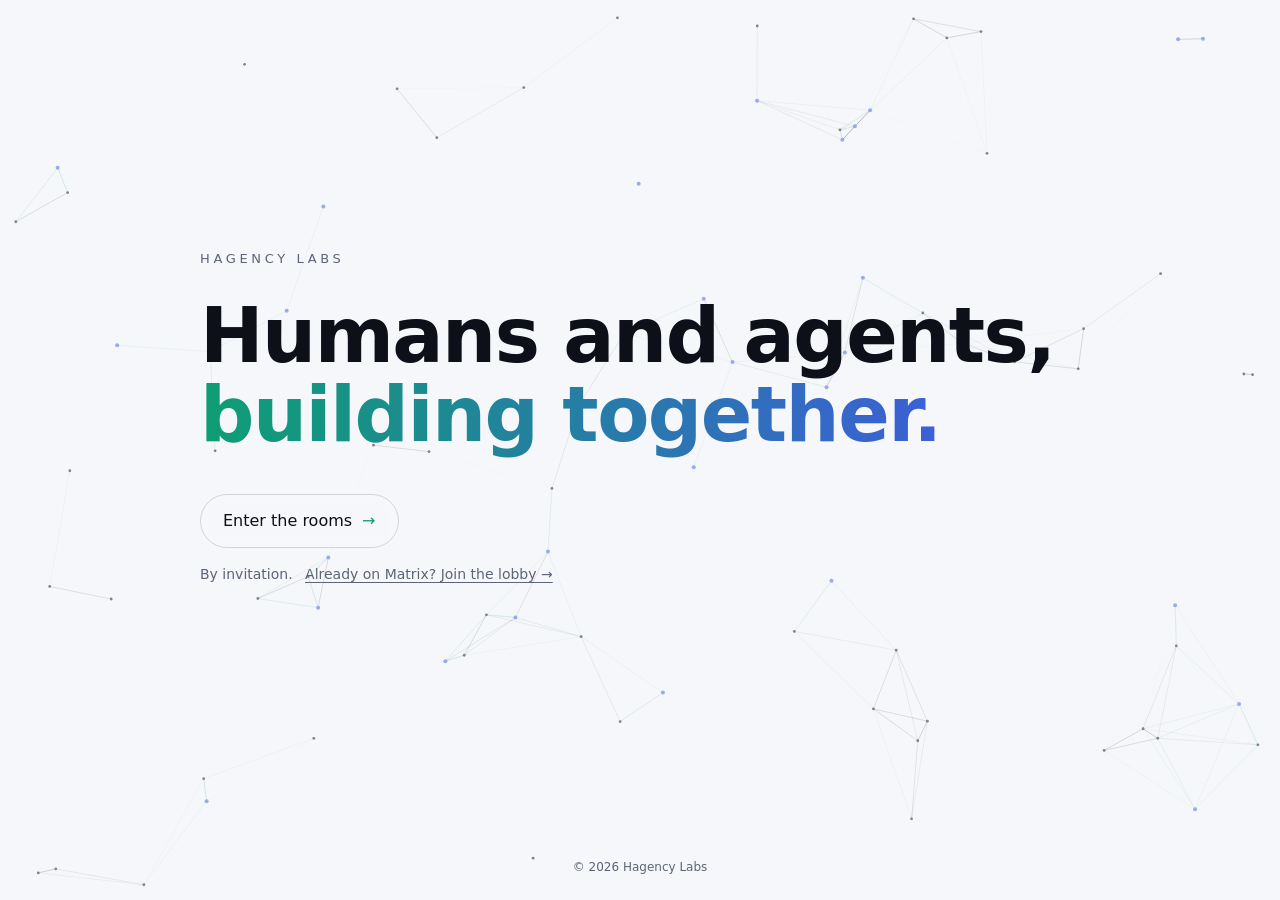
<file: site/index.html>
<!doctype html>
<html lang="en">
<head>
<meta charset="utf-8">
<meta name="viewport" content="width=device-width, initial-scale=1, viewport-fit=cover">
<title>Hagency Labs</title>
<meta name="description" content="Hagency Labs. Humans and agents, building together.">
<meta property="og:title" content="Hagency Labs">
<meta property="og:description" content="Humans and agents, building together.">
<meta name="color-scheme" content="dark light">
<link rel="stylesheet" href="styles.css?v=5">
</head>
<body>
<canvas id="field" aria-hidden="true"></canvas>
<main>
  <p class="mark">Hagency Labs</p>
  <h1>Humans and agents,<br><span>building together.</span></h1>
  <a class="enter" href="https://rooms.hagencylabs.xyz">Enter the rooms <span aria-hidden="true">→</span></a>
  <p class="note">By invitation. <a class="lobby" href="https://matrix.to/#/%23lobby:matrix.hagencylabs.xyz">Already on Matrix? Join the lobby →</a></p>
</main>
<footer>© <span id="year"></span> Hagency Labs</footer>
<script src="app.js?v=4"></script>
</body>
</html>
</file>
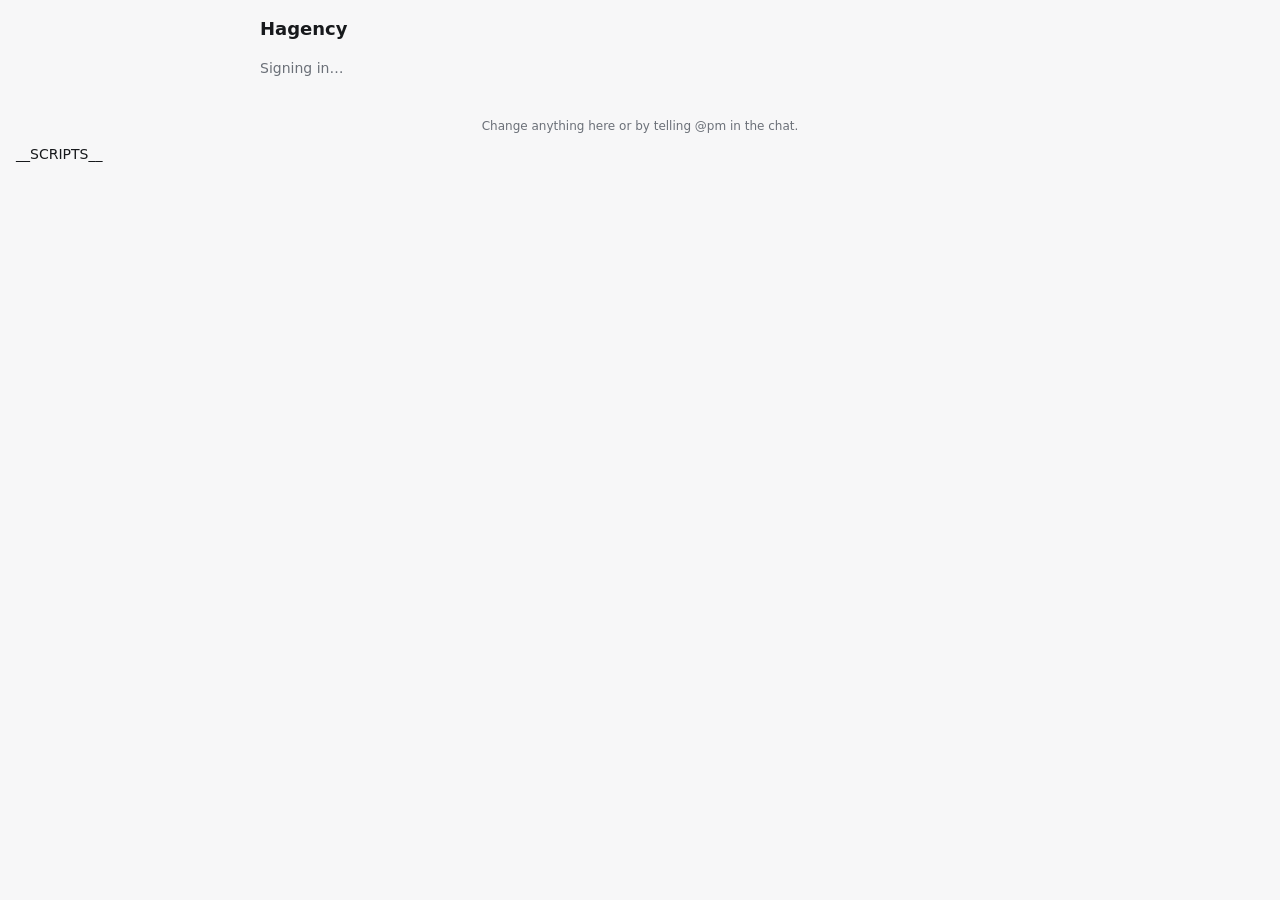
<file: static/panel.html>
<!doctype html><meta charset="utf-8"><meta name="viewport" content="width=device-width,initial-scale=1">
<title>Hagency</title>
<style>
:root{--bg:#f7f7f8;--card:#fff;--ink:#17191c;--muted:#6b7078;--line:#e4e6ea;--accent:#0b6e4f;--accent-soft:#e3f2ec;
--warn:#8a5a00;--warn-soft:#fff4dc;font:14px/1.45 -apple-system,BlinkMacSystemFont,"Segoe UI",Inter,system-ui,sans-serif}
@media (prefers-color-scheme:dark){:root{--bg:#15171a;--card:#1d2024;--ink:#e8eaed;--muted:#9aa0a8;--line:#2c3036;
--accent:#3fb68b;--accent-soft:#17352b;--warn:#f0b54a;--warn-soft:#3a2f17}}
*{box-sizing:border-box}body{margin:0;background:var(--bg);color:var(--ink);padding:16px}
.wrap{max-width:760px;margin:0 auto;display:grid;gap:12px}.stack{display:grid;gap:12px;min-width:0}
header{display:flex;flex-wrap:wrap;align-items:center;gap:8px 12px;justify-content:space-between}
h1{font-size:18px;margin:0;font-weight:650}.sub{display:flex;gap:6px;align-items:center;flex-wrap:wrap;margin-top:4px}
.chip{display:inline-flex;align-items:center;gap:4px;padding:2px 8px;border-radius:999px;background:var(--card);
border:1px solid var(--line);font-size:12px;color:var(--muted)}.chip.code{font-family:ui-monospace,SFMono-Regular,Menlo,monospace}
.chip.role{background:var(--accent-soft);border-color:transparent;color:var(--accent);font-weight:600}
.card{background:var(--card);border:1px solid var(--line);border-radius:12px;padding:14px 16px}
.card h2{font-size:12px;letter-spacing:.06em;text-transform:uppercase;color:var(--muted);margin:0 0 10px;font-weight:650}
.card.attn{border-color:var(--warn);background:var(--warn-soft)}.card.attn h2{color:var(--warn)}
.grid{display:grid;gap:12px;grid-template-columns:repeat(auto-fit,minmax(280px,1fr))}
.set{display:flex;justify-content:space-between;align-items:center;gap:8px 12px;flex-wrap:wrap;padding:8px 0}
.set+.set{border-top:1px solid var(--line)}.hint{color:var(--muted);font-size:12.5px;margin-top:6px}
.seg{display:inline-flex;border:1px solid var(--line);border-radius:8px;overflow:hidden;background:var(--bg)}
.seg button{border:0;border-radius:0;margin:0;background:transparent;padding:5px 12px;color:var(--ink)}
.seg button+button{border-left:1px solid var(--line)}.seg button.on{background:var(--accent);color:#fff}
button{font:inherit;padding:5px 12px;border:1px solid var(--line);border-radius:8px;background:var(--card);color:var(--ink);cursor:pointer}
button:hover:not(:disabled){border-color:var(--accent)}button:disabled{opacity:.5;cursor:default}
button.primary{background:var(--accent);border-color:var(--accent);color:#fff}
.field{display:flex;gap:8px;flex-wrap:wrap}input{font:inherit;padding:5px 10px;border:1px solid var(--line);border-radius:8px;
background:var(--bg);color:var(--ink);flex:1;min-width:12em}input.code{flex:0;min-width:0;font-family:ui-monospace,Menlo,monospace}
#msg:empty{display:none}#msg{padding:8px 12px;border-radius:8px;background:var(--accent-soft);color:var(--accent);white-space:pre-line}
.board{font-size:13.5px}.board p{margin:4px 0}.board ul{margin:4px 0;padding-left:18px}.board a{color:var(--accent)}
.agents{list-style:none;margin:0;padding:0}.agents li{display:flex;justify-content:space-between;gap:8px;flex-wrap:wrap;padding:8px 0}
.agents li+li{border-top:1px solid var(--line)}.agents b{font-weight:600}.muted{color:var(--muted)}
footer{color:var(--muted);font-size:12px;text-align:center;padding:4px 0 8px}
</style>
<div class="wrap"><header><div><h1 id="title">Hagency</h1><div class="sub" id="sub"></div></div><div id="who"></div></header>
<div id="me" class="muted">Signing in…</div><div id="msg"></div><div id="controls" class="stack"></div><div id="p" class="stack"></div>
<footer>Change anything here or by telling @pm in the chat.</footer></div>
__SCRIPTS__
<script>
const q = new URLSearchParams(location.search), room = q.get("room"), wid = q.get("widgetId");
// The Element apps allowed to frame the panel (panel.EMBEDDERS); ELEMENT: the one that does, from its
// capabilities request (Element speaks first), and from then on only that one.
const EMBEDDERS = __EMBEDDERS__;
let ELEMENT = null;
const embedded = window.parent !== window && !!wid;
let session = null;
try { session = sessionStorage.getItem("hagency-session"); } catch (e) { /* storage blocked: signs in on each load */ }
// A login code arrives after "#" (never sent to the server): take it, then wipe it at once.
let linkCode = new URLSearchParams(location.hash.slice(1)).get("login");
if (location.hash) history.replaceState(null, "", location.pathname + location.search);
const $ = id => document.getElementById(id);
const esc = t => String(t).replace(/[&<>"']/g, c => ({"&":"&amp;","<":"&lt;",">":"&gt;",'"':"&quot;","'":"&#39;"}[c]));
// Signing in never hangs silently (screen test: "Signing in…" forever): every way it can fail says so in one line.
const LINK = ' Or say "@pm send me my console link" in the room.';
const NO_ANSWER = "Couldn't sign you in: Element didn't answer. Reload the page to try again." + LINK;
const REFUSED = "Couldn't sign you in: Element didn't share who you are." + LINK;
const OFFLINE = "The Hagency server didn't answer properly just now. Reload the page to try again.";
let watchdog = null;
const say = t => { $("me").textContent = t; };
function failed(t) { clearTimeout(watchdog); say(t); }
function signingIn() { clearTimeout(watchdog); say("Signing in…"); watchdog = setTimeout(() => failed(embedded ? NO_ANSWER : OFFLINE), __SIGNIN_MS__); }
// Every request gives up in time (GPT re-check: a stalled poll froze the panel on its last view).
const deadline = () => typeof AbortSignal !== "undefined" && AbortSignal.timeout ? AbortSignal.timeout(__SIGNIN_MS__) : undefined;
async function post(path, body) {
  try { const r = await fetch(path, {method: "POST", signal: deadline(), headers: {"Content-Type": "application/json",
      "Authorization": "Bearer " + (session || "")}, body: JSON.stringify(body)}); return await r.json(); }
  catch (e) { return {error: OFFLINE}; }    // no network, or a proxy's error page instead of our JSON
}
function signedIn(s) { session = s;       // the watchdog runs on until the first view arrives (GPT review)
  try { sessionStorage.setItem("hagency-session", s); } catch (e) { /* storage blocked: kept for this page only */ }
  refresh(); }
// Inside Element only: the Matrix widget API, talking to Element's exact origin and our parent frame.
let openidRequest = null, gotCredentials = false, capable = false, expired = 0;
// "Your chat with Product Manager" is a link (pmChatLink): inside Element it opens that chat in place through
// the widget API's navigate (MSC2931; pre-approved for our panel only: deploy/element_home.py), else (or
// if Element refuses) a matrix.to link in a new tab.
const NAVIGATE = "org.matrix.msc2931.navigate", NAV_WAIT_MS = 4000;
let canNavigate = false, navRequest = null, navHref = "", pmChat = null, inPmChat = false;   // inPmChat: My Hagency
if (embedded) window.addEventListener("message", ev => {
  const m = ev.data || {};
  if (!EMBEDDERS.includes(ev.origin) || ev.source !== window.parent || m.widgetId !== wid) return;
  if (!ELEMENT && !(m.api === "toWidget" && m.action === "capabilities")) return;   // pinned by Element's first request
  if (ELEMENT && ev.origin !== ELEMENT) return;
  ELEMENT = ev.origin;
  if (m.api === "toWidget") {
    const ack = {api: "toWidget", widgetId: wid, requestId: m.requestId, action: m.action, data: {},
                 response: m.action === "capabilities" ? {capabilities: [NAVIGATE]} : {}};   // never echo credentials
    window.parent.postMessage(ack, ELEMENT);
    if (m.action === "capabilities" && !capable) { capable = true; if (!session) setTimeout(askOpenId, 300); }
    if (m.action === "notify_capabilities") canNavigate = ((m.data || {}).approved || []).includes(NAVIGATE);
    if (m.action === "openid_credentials" && openidRequest && m.data && m.data.original_request_id === openidRequest)
      m.data.state === "allowed" ? gotToken(m.data) : failed(REFUSED);   // after Element's prompt
  } else if (m.api === "fromWidget" && navRequest && m.requestId === navRequest && m.response) {
    navRequest = null;
    if (m.response.error) navFallback();
  } else if (m.api === "fromWidget" && m.requestId === openidRequest && m.response) {
    const r = m.response;
    if (r.state === "allowed") gotToken(r);
    else if (r.state === "request") failed("Allow Hagency in Element's prompt to sign in.");   // a person's answer: no timeout
    else failed(r.state === "blocked" ? REFUSED : NO_ANSWER);   // an error reply ({error}) included
  }
});
function askOpenId() { gotCredentials = false; openidRequest = "openid-" + crypto.randomUUID(); signingIn();
  window.parent.postMessage({api: "fromWidget", widgetId: wid, requestId: openidRequest, action: "get_openid", data: {}}, ELEMENT); }
// The server that issued the token checks it (ours, or theirs over federation: fed_openid.py).
async function gotToken(c) { if (gotCredentials) return; gotCredentials = true; signingIn();
  const r = await post("/auth/openid", {access_token: c.access_token, matrix_server_name: c.matrix_server_name}); r.session ? signedIn(r.session) : failed(r.error || NO_ANSWER); }
async function start() {
  if (linkCode) { const code = linkCode; linkCode = null; signingIn();   // used once: never replayed (GPT review)
    const r = await post("/auth/link", {code});
    return r.session ? signedIn(r.session) : failed(r.error || OFFLINE); }
  if (session) { signingIn(); return refresh(); }
  if (!embedded) return void ($("me").innerHTML = 'Say <b>@pm send me my console link</b> in the room to sign in here.');
  capable ? askOpenId() : signingIn();      // a session that expired: ask Element again
}
let msgMark = "";                         // the line came from Connect GitHub: githubMsgAfter (panel_github.js)
async function act(action, value, agent) { $("msg").textContent = "…";
  const r = await post("/console/action", {room, action, value, agent: agent || ""});
  $("msg").textContent = r.result === "ok" ? "Done." : (r.result || r.error);
  msgMark = action === "github" && value === "connect" ? "pending" : "";
  if (msgMark && pmChat && !inPmChat) $("msg").innerHTML = esc($("msg").textContent) + " " + pmChatLink("Open our private chat");
  refresh(); }
function pmChatLink(text) {
  if (!pmChat) return esc(text);           // no private chat with @pm yet: plain words
  return `<a href="https://matrix.to/#/${esc(encodeURIComponent(pmChat))}" target="_blank" rel="noopener noreferrer" data-pmchat="1">${esc(text)}</a>`;
}
document.addEventListener("click", e => { const a = e.target.closest && e.target.closest("a[data-pmchat]");
  if (!a || !embedded || !canNavigate) return;      // a new tab, by the link itself
  e.preventDefault(); navHref = a.href; const sent = navRequest = "nav-" + crypto.randomUUID();
  window.parent.postMessage({api: "fromWidget", widgetId: wid, requestId: sent, action: NAVIGATE, data: {uri: a.href}}, ELEMENT);
  setTimeout(() => { if (navRequest === sent) { navRequest = null; navFallback(); } }, NAV_WAIT_MS); });
// Refused, or no answer: a link to click (GPT review: a tab opened later, not by the click, is blocked).
function navFallback() { $("msg").innerHTML = `Element didn't open the chat here: <a href="${esc(navHref)}" target="_blank"
  rel="noopener noreferrer">open your chat with Product Manager</a>.`; }
// A card whose script didn't load (a proxy that doesn't route it) shows a note; the rest of the panel still works.
const card = (name, s) => typeof window[name] === "function" ? window[name](s)
  : `<section class="card"><h2>Unavailable</h2><div class="muted">Part of this panel didn't load. Reload, or tell the server's owner.</div></section>`;
// Two-click buttons: Remove an agent (panel_agents.js), Remove repo (panel_project.js). Without its
// script, nothing can arm one: refused.
const ok = b => { const check = {remove: "confirmed", unrepo: "repoConfirmed"}[b.dataset.a];
  return !check || (typeof window[check] === "function" && window[check](b)); };
const cap = t => t.charAt(0).toUpperCase() + t.slice(1);
function buttons(name, values, current, enabled) {
  const live = v => typeof enabled === "function" ? enabled(v) : enabled;   // a function: per button
  return `<span class="seg">` + values.map(v => `<button data-a="${esc(name)}" data-v="${esc(v)}" ${v === current ? 'class=on' : ''}
    ${live(v) ? '' : 'disabled'}>${esc(cap(v))}</button>`).join("") + `</span>`; }
document.addEventListener("click", e => { const b = e.target.closest("button[data-a]");
  if (b && ok(b)) act(b.dataset.a, b.dataset.a === "repo" ? $("repo").value.trim() : b.dataset.a === "add" ? (typeof addValue === "function" ? addValue() : $("newagent").value.trim())
    : b.dataset.a === "rename" ? $("rename-" + b.dataset.g).value.trim() : b.dataset.v, b.dataset.g); });
let polling = false;                        // one view request at a time (GPT review: a late 401 of an old session)
async function refresh() {
  if (!session || polling) return;
  polling = true;
  try { await show(); } finally { polling = false; }
}
async function show() {
  const sent = session;
  let s;
  try { const r = await fetch("console/state?room=" + encodeURIComponent(room), {signal: deadline(),
      headers: {"Authorization": "Bearer " + sent}});
    if (r.status === 401) { if (sent !== session) return;
      session = null; try { sessionStorage.removeItem("hagency-session"); } catch (e) { /* blocked */ }
      return ++expired > 2 ? failed(NO_ANSWER) : start(); }
    s = await r.json(); } catch (e) { return failed(OFFLINE); }
  if (s.error) return failed(s.error);
  expired = 0; clearTimeout(watchdog); pmChat = s.pm_chat || null; inPmChat = !!s.personal;
  if (msgMark && typeof githubMsgAfter === "function" && !(msgMark = githubMsgAfter(msgMark, s))) $("msg").textContent = "";
  const typing = document.activeElement && document.activeElement.id;
  const sameCode = typing === "ghcode" && s.github && s.github.code === $("ghcode").value;   // a code gone: redrawn
  const fields = ["repo", "newagent", "newkind", "newmodel", "newbase"];
  if (typing && (fields.includes(typing) || sameCode || typing.startsWith("rename-"))) return;   // don't wipe what's being typed
  $("me").textContent = "";
  $("title").textContent = s.room;
  if (s.personal) return personal(s);       // My Hagency: their own cards only (console_personal.py)
  $("sub").innerHTML = s.repo ? `<span class="chip code">${esc(s.repo)}</span>` : `<span class="chip">Pick a project repo</span>`;
  $("who").innerHTML = `<span class="chip">${esc(s.user)}</span> <span class="chip role">${s.moderator ? "Owner / maintainer" : "Contributor"}</span>`;
  let h = "";
  if (s.waiting && s.waiting.mine) h += `<section class="card attn"><h2>Waiting for you</h2><div class="set"><div>${esc(cap(s.waiting.kind))}${
    s.waiting.items.length ? ": " + s.waiting.items.map(esc).join(" · ") : ""}</div>
    <button class="primary" data-a="approve" data-v="${esc(s.waiting.id)}">Approve 👍</button></div></section>`;
  const mode = typeof window.modeCard === "function" ? card("modeCard", s)   // its script missing: still a way to pause
    : `<section class="card"><h2>Mode</h2>${buttons("mode", ["off"], s.mode, s.moderator)}</section>`;
  h += `<div class="grid">${card("repoCard", s)}${mode}</div>`;   // the repo first, then its mode (GPT review)
  h += card("projectCard", s) + card("githubCard", s) + card("agentCards", s);   // panel_project.js, panel_github.js, panel_agents.js
  $("controls").innerHTML = h; $("p").innerHTML = s.html;      // s.html: server-escaped board (panel.render)
}
function personal(s) {
  $("sub").innerHTML = '<span class="chip">Your agents and GitHub, the same in every room</span>';
  $("who").innerHTML = `<span class="chip">${esc(s.user)}</span>`;
  $("controls").innerHTML = card("agentCards", s) + card("githubCard", s);
  $("p").innerHTML = "";
}
start(); setInterval(refresh, __REFRESH_MS__);
</script>
</file>
<file: site/styles.css>
:root {
  --bg: #07080c; --fg: #e9ecf3; --muted: #8a90a2; --accent: #7cf3c8; --accent2: #8aa8ff;
  --line: rgba(255, 255, 255, .14);
  color-scheme: dark;
}
@media (prefers-color-scheme: light) {
  :root { --bg: #f6f7fb; --fg: #0d1018; --muted: #5d6475; --accent: #0e9e72; --accent2: #3c5fd6;
          --line: rgba(0, 0, 0, .14); color-scheme: light; }
}
* { box-sizing: border-box; }
html, body { min-height: 100%; margin: 0; }
body {
  background: var(--bg); color: var(--fg);
  font: 16px/1.5 ui-sans-serif, system-ui, -apple-system, "Segoe UI", Roboto, sans-serif;
  display: flex; flex-direction: column; overflow-x: hidden; min-height: 100vh; min-height: 100dvh;
  padding: env(safe-area-inset-top, 0) max(20px, env(safe-area-inset-right, 0)) env(safe-area-inset-bottom, 0) max(20px, env(safe-area-inset-left, 0));
}
#field { position: fixed; inset: 0; width: 100%; height: 100%; opacity: .55; }
main {
  position: relative; flex: 1; display: flex; flex-direction: column; justify-content: center;
  max-width: 880px; margin: 0 auto; width: 100%;
}
.mark { margin: 0 0 28px; font-size: 13px; letter-spacing: .28em; text-transform: uppercase; color: var(--muted); }
h1 { margin: 0 0 40px; font-size: clamp(36px, 7vw, 76px); line-height: 1.04; font-weight: 600; letter-spacing: -.02em; }
h1 span {
  background: linear-gradient(90deg, var(--accent), var(--accent2));
  -webkit-background-clip: text; background-clip: text; color: transparent;
}
.enter {
  align-self: flex-start; display: inline-flex; gap: 10px; align-items: center;
  padding: 14px 22px; border: 1px solid var(--line); border-radius: 999px;
  color: var(--fg); text-decoration: none; font-weight: 500;
  backdrop-filter: blur(6px); transition: border-color .2s, transform .2s;
}
.enter:hover { border-color: var(--accent); transform: translateX(2px); }
.enter:focus-visible { border-color: var(--accent); outline: 2px solid var(--accent); outline-offset: 4px; }
.enter span { color: var(--accent); }
.note { margin: 16px 0 0; color: var(--muted); font-size: 14px; }
.lobby { margin-left: 8px; color: var(--muted); text-decoration: underline; text-underline-offset: 3px; }
.lobby:hover, .lobby:focus-visible { color: var(--accent); }
footer { position: relative; padding: 24px 0; text-align: center; color: var(--muted); font-size: 12px; }
@media (prefers-reduced-motion: reduce) { .enter { transition: none; } .enter:hover { transform: none; } }
</file>
